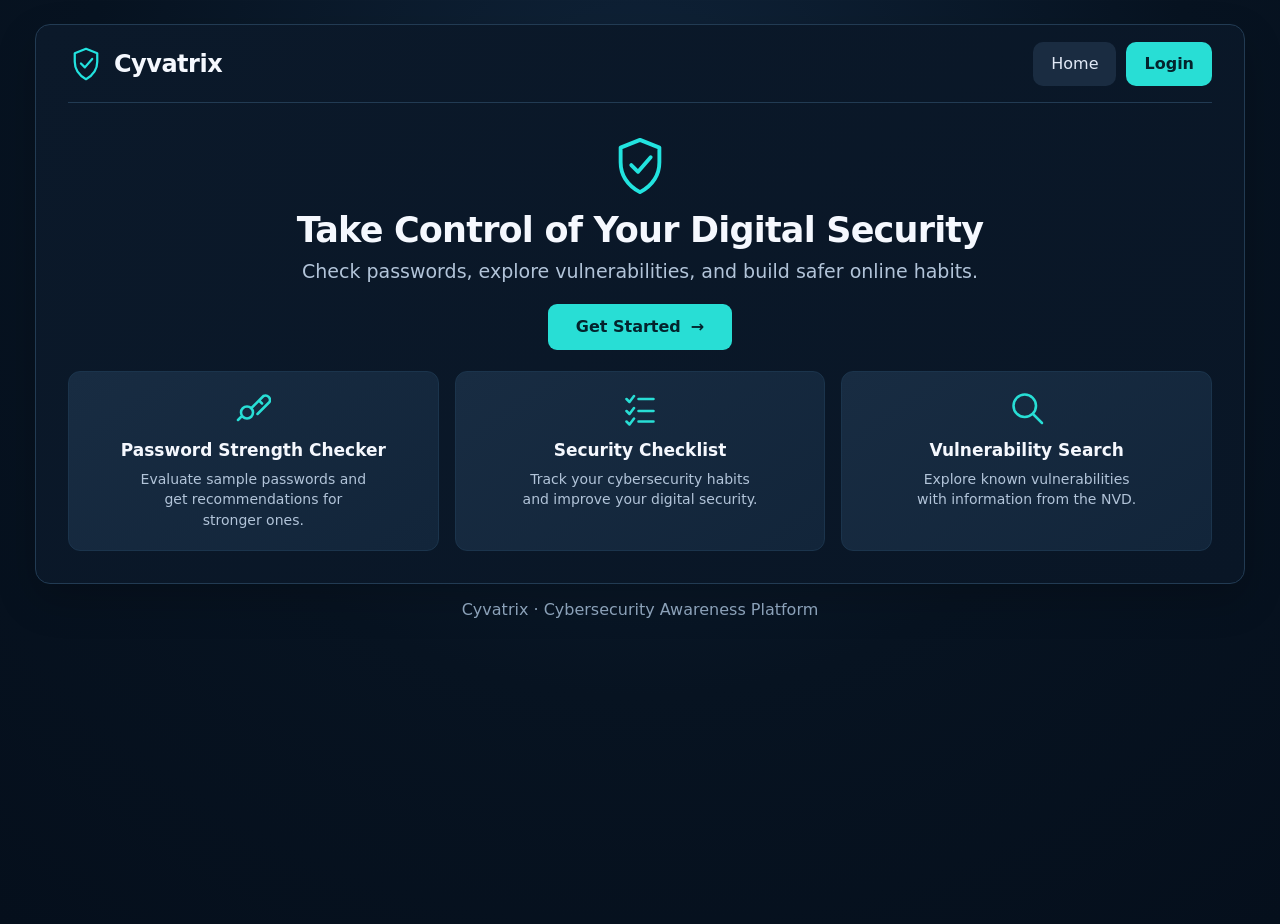
<file: index.html>
<!doctype html>
<html lang="en">
<head>
  <meta charset="utf-8">
  <meta name="viewport" content="width=device-width, initial-scale=1">
  <meta name="description" content="Cyvatrix helps you build safer digital habits with cybersecurity awareness tools.">
  <title>Cyvatrix | Home</title>
  <link rel="icon" href="assets/logo.svg" type="image/svg+xml">
  <link rel="stylesheet" href="css/style.css">
  <script src="js/script.js" defer></script>
</head>
<body>
  <div class="site-shell">
    <header class="site-header">
      <a class="brand" href="index.html" aria-label="Cyvatrix home"><img src="assets/logo.svg" alt="" width="36" height="36"><span>Cyvatrix</span></a>
      <nav class="nav" aria-label="Main navigation">
        <a class="nav-link active" aria-current="page" href="index.html">Home</a>
        <a class="nav-link primary" href="login.html">Login</a>
      </nav>
    </header>

    <main>
      <section class="hero" aria-labelledby="hero-title">
        <img class="hero-logo" src="assets/logo.svg" alt="" width="62" height="62">
        <h1 id="hero-title">Take Control of Your Digital Security</h1>
        <p>Check passwords, explore vulnerabilities, and build safer online habits.</p>
        <a class="btn btn-primary hero-cta" href="register.html">Get Started <span aria-hidden="true">→</span></a>
      </section>

      <section class="feature-grid" aria-label="Our cybersecurity tools">
        <article class="feature-card">
          <svg class="feature-icon" viewBox="0 0 24 24" aria-hidden="true"><circle cx="8" cy="15" r="4"/><path d="m11 12 8-8a3 3 0 0 1 4 4l-8 8M16 7l2 2M4 18l-2 2"/></svg>
          <h2>Password Strength Checker</h2>
          <p>Evaluate sample passwords and get recommendations for stronger ones.</p>
        </article>
        <article class="feature-card">
          <svg class="feature-icon" viewBox="0 0 24 24" aria-hidden="true"><path d="m3 6 2 2 3-4M11 6h10M3 14l2 2 3-4M11 14h10M3 21l2 2 3-4M11 21h10"/></svg>
          <h2>Security Checklist</h2>
          <p>Track your cybersecurity habits and improve your digital security.</p>
        </article>
        <article class="feature-card">
          <svg class="feature-icon" viewBox="0 0 24 24" aria-hidden="true"><circle cx="10.5" cy="10.5" r="7.5"/><path d="m16 16 6 6"/></svg>
          <h2>Vulnerability Search</h2>
          <p>Explore known vulnerabilities with information from the NVD.</p>
        </article>
      </section>
    </main>
  </div>
  <footer class="page-footer">Cyvatrix · Cybersecurity Awareness Platform</footer>
</body>
</html>
</file>
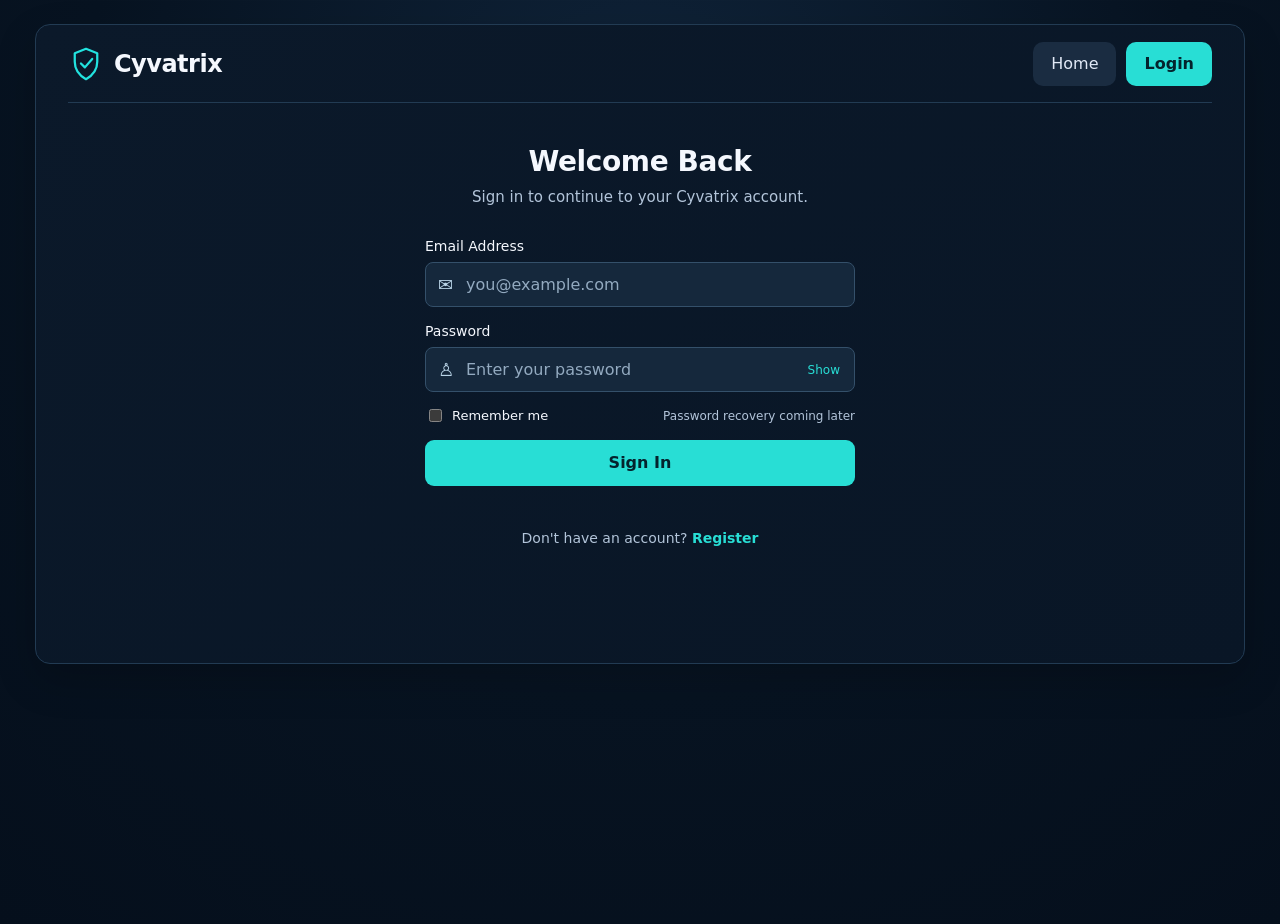
<file: login.html>
<!doctype html>
<html lang="en">
<head>
  <meta charset="utf-8">
  <meta name="viewport" content="width=device-width, initial-scale=1">
  <title>Cyvatrix | Login</title>
  <link rel="icon" href="assets/logo.svg" type="image/svg+xml">
  <link rel="stylesheet" href="css/style.css">
  <script src="js/script.js" defer></script>
  <script src="js/login.js" defer></script>
</head>
<body>
  <div class="site-shell auth-shell">
    <header class="site-header">
      <a class="brand" href="index.html" aria-label="Cyvatrix home"><img src="assets/logo.svg" alt="" width="36" height="36"><span>Cyvatrix</span></a>
      <nav class="nav" aria-label="Main navigation">
        <a class="nav-link" href="index.html">Home</a>
        <a class="nav-link primary active-primary" aria-current="page" href="login.html">Login</a>
      </nav>
    </header>
    <main class="auth-main">
      <section class="auth-panel" aria-labelledby="login-title">
        <h1 id="login-title">Welcome Back</h1>
        <p class="subtitle">Sign in to continue to your Cyvatrix account.</p>
        <form id="login-form" class="auth-form">
          <div class="field">
            <label for="email">Email Address</label>
            <div class="input-wrap"><span class="input-icon" aria-hidden="true">✉</span><input id="email" name="email" type="email" placeholder="you@example.com" autocomplete="email" required></div>
          </div>
          <div class="field">
            <label for="password">Password</label>
            <div class="input-wrap"><span class="input-icon" aria-hidden="true">♙</span><input id="password" name="password" type="password" placeholder="Enter your password" autocomplete="current-password" required><button class="reveal-button" type="button" data-toggle-password="password" aria-label="Show password" aria-pressed="false">Show</button></div>
          </div>
          <div class="form-row"><label class="check-label"><input type="checkbox" name="remember"> Remember me</label><span class="muted small">Password recovery coming later</span></div>
          <button class="btn btn-primary btn-full" type="submit">Sign In</button>
          <p class="form-message" role="status" aria-live="polite"></p>
        </form>
        <p class="form-switch">Don't have an account? <a href="register.html">Register</a></p>
      </section>
    </main>
  </div>
</body>
</html>
</file>
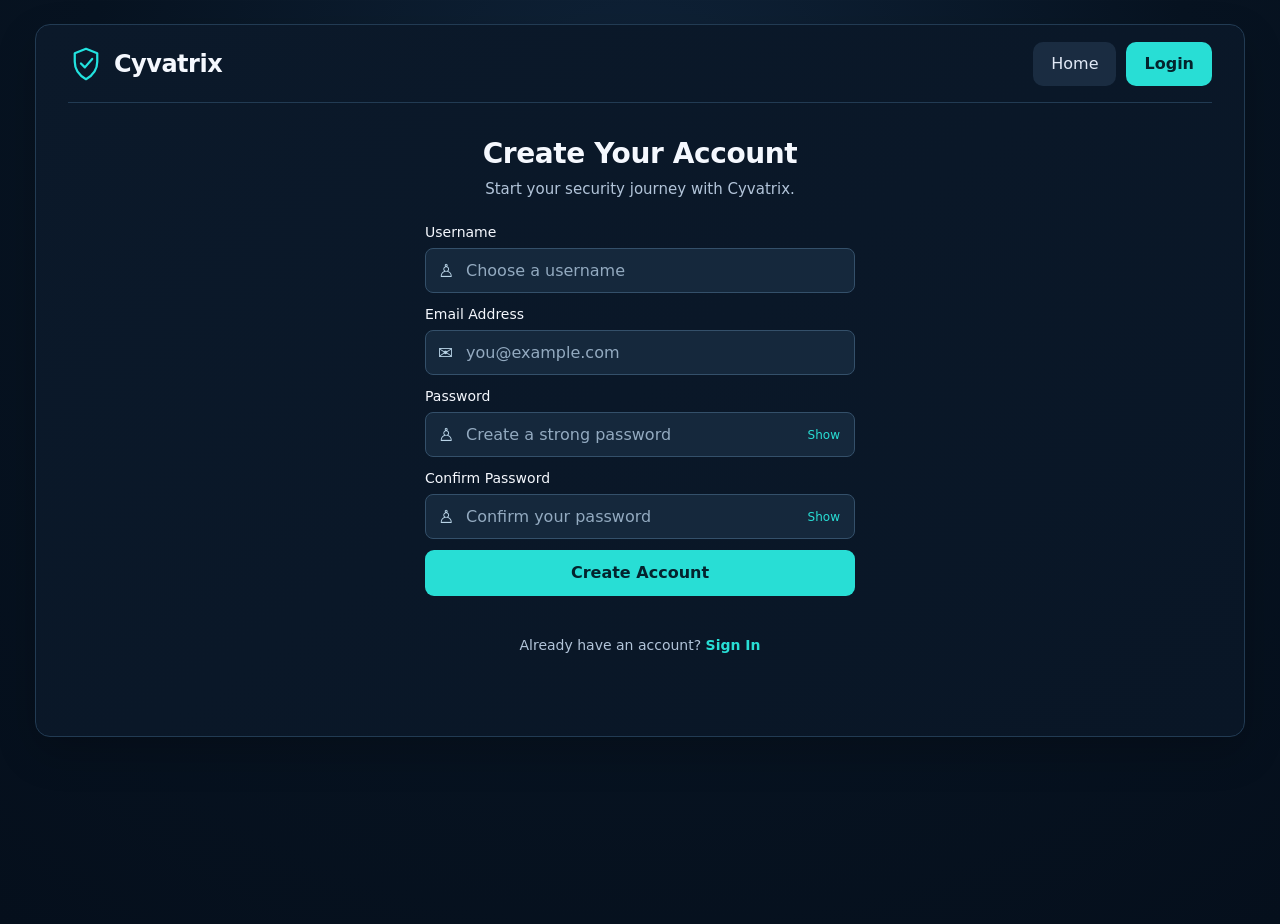
<file: register.html>
<!doctype html>
<html lang="en">
<head>
  <meta charset="utf-8">
  <meta name="viewport" content="width=device-width, initial-scale=1">
  <title>Cyvatrix | Register</title>
  <link rel="icon" href="assets/logo.svg" type="image/svg+xml">
  <link rel="stylesheet" href="css/style.css">
  <script src="js/script.js" defer></script>
  <script src="js/register.js" defer></script>
</head>
<body>
  <div class="site-shell auth-shell">
    <header class="site-header">
      <a class="brand" href="index.html" aria-label="Cyvatrix home"><img src="assets/logo.svg" alt="" width="36" height="36"><span>Cyvatrix</span></a>
      <nav class="nav" aria-label="Main navigation">
        <a class="nav-link" href="index.html">Home</a>
        <a class="nav-link primary" href="login.html">Login</a>
      </nav>
    </header>
    <main class="auth-main register-main">
      <section class="auth-panel" aria-labelledby="register-title">
        <h1 id="register-title">Create Your Account</h1>
        <p class="subtitle">Start your security journey with Cyvatrix.</p>
        <form id="register-form" class="auth-form">
          <div class="field"><label for="username">Username</label><div class="input-wrap"><span class="input-icon" aria-hidden="true">♙</span><input id="username" name="username" type="text" placeholder="Choose a username" autocomplete="username" minlength="3" maxlength="30" required></div></div>
          <div class="field"><label for="email">Email Address</label><div class="input-wrap"><span class="input-icon" aria-hidden="true">✉</span><input id="email" name="email" type="email" placeholder="you@example.com" autocomplete="email" required></div></div>
          <div class="field"><label for="password">Password</label><div class="input-wrap"><span class="input-icon" aria-hidden="true">♙</span><input id="password" name="password" type="password" placeholder="Create a strong password" autocomplete="new-password" minlength="8" required><button class="reveal-button" type="button" data-toggle-password="password" aria-label="Show password" aria-pressed="false">Show</button></div></div>
          <div class="field"><label for="confirm-password">Confirm Password</label><div class="input-wrap"><span class="input-icon" aria-hidden="true">♙</span><input id="confirm-password" name="confirm-password" type="password" placeholder="Confirm your password" autocomplete="new-password" minlength="8" required><button class="reveal-button" type="button" data-toggle-password="confirm-password" aria-label="Show password confirmation" aria-pressed="false">Show</button></div></div>
          <button class="btn btn-primary btn-full" type="submit">Create Account</button>
          <p class="form-message" role="status" aria-live="polite"></p>
        </form>
        <p class="form-switch">Already have an account? <a href="login.html">Sign In</a></p>
      </section>
    </main>
  </div>
</body>
</html>
</file>
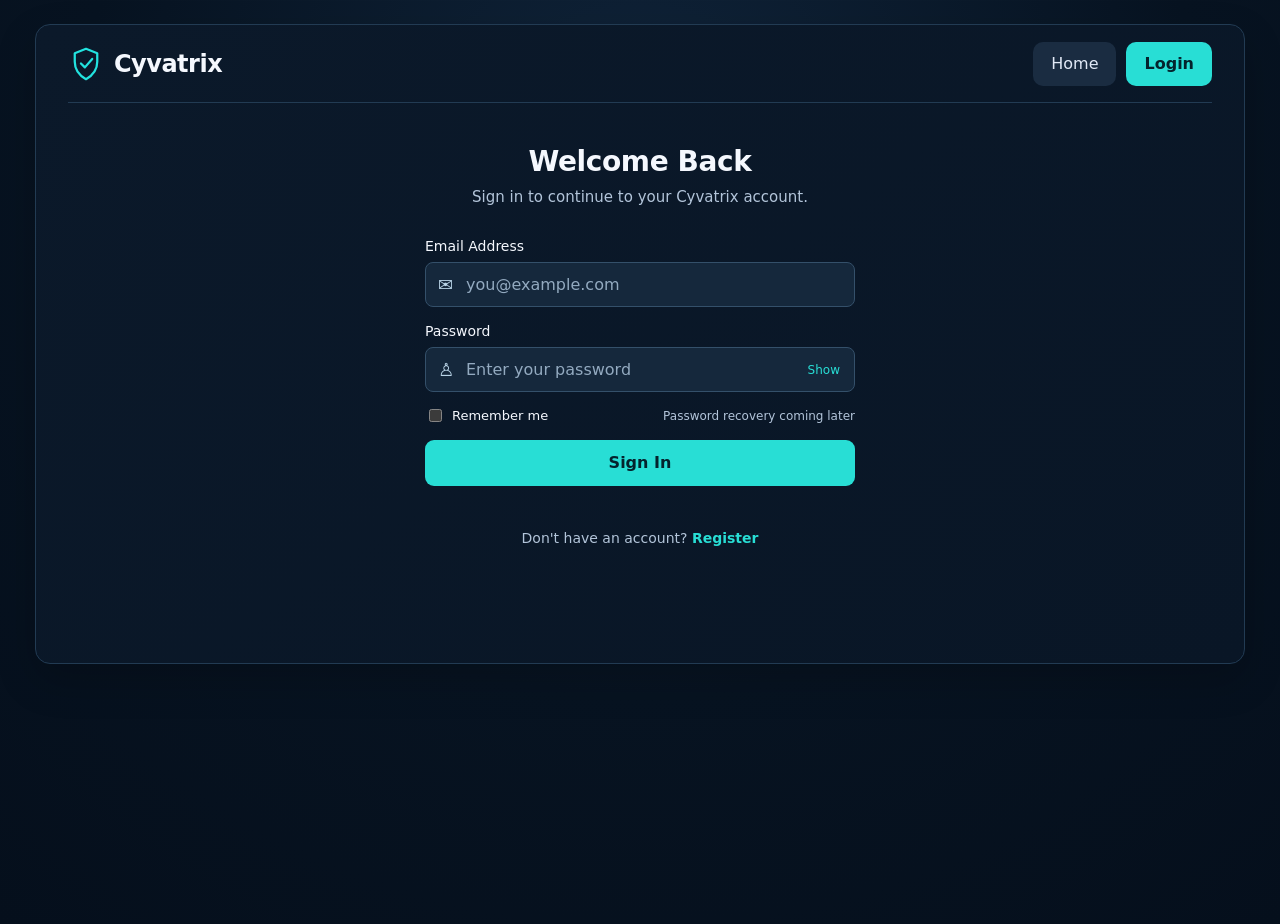
<file: Cyvatrix/login.html>
<!doctype html>
<html lang="en">
<head>
  <meta charset="utf-8">
  <meta name="viewport" content="width=device-width, initial-scale=1">
  <title>Cyvatrix | Login</title>
  <link rel="icon" href="assets/logo.svg" type="image/svg+xml">
  <link rel="stylesheet" href="css/style.css">
  <script src="js/script.js" defer></script>
</head>
<body>
  <div class="site-shell auth-shell">
    <header class="site-header">
      <a class="brand" href="index.html" aria-label="Cyvatrix home"><img src="assets/logo.svg" alt="" width="36" height="36"><span>Cyvatrix</span></a>
      <nav class="nav" aria-label="Main navigation">
        <a class="nav-link" href="index.html">Home</a>
        <a class="nav-link primary active-primary" aria-current="page" href="login.html">Login</a>
      </nav>
    </header>
    <main class="auth-main">
      <section class="auth-panel" aria-labelledby="login-title">
        <h1 id="login-title">Welcome Back</h1>
        <p class="subtitle">Sign in to continue to your Cyvatrix account.</p>
        <form data-demo-form="login" class="auth-form">
          <div class="field">
            <label for="email">Email Address</label>
            <div class="input-wrap"><span class="input-icon" aria-hidden="true">✉</span><input id="email" name="email" type="email" placeholder="you@example.com" autocomplete="email" required></div>
          </div>
          <div class="field">
            <label for="password">Password</label>
            <div class="input-wrap"><span class="input-icon" aria-hidden="true">♙</span><input id="password" name="password" type="password" placeholder="Enter your password" autocomplete="current-password" required><button class="reveal-button" type="button" data-toggle-password="password" aria-label="Show password" aria-pressed="false">Show</button></div>
          </div>
          <div class="form-row"><label class="check-label"><input type="checkbox" name="remember"> Remember me</label><span class="muted small">Password recovery coming later</span></div>
          <button class="btn btn-primary btn-full" type="submit">Sign In</button>
          <p class="form-message" role="status" aria-live="polite"></p>
        </form>
        <p class="form-switch">Don't have an account? <a href="register.html">Register</a></p>
      </section>
    </main>
  </div>
</body>
</html>
</file>
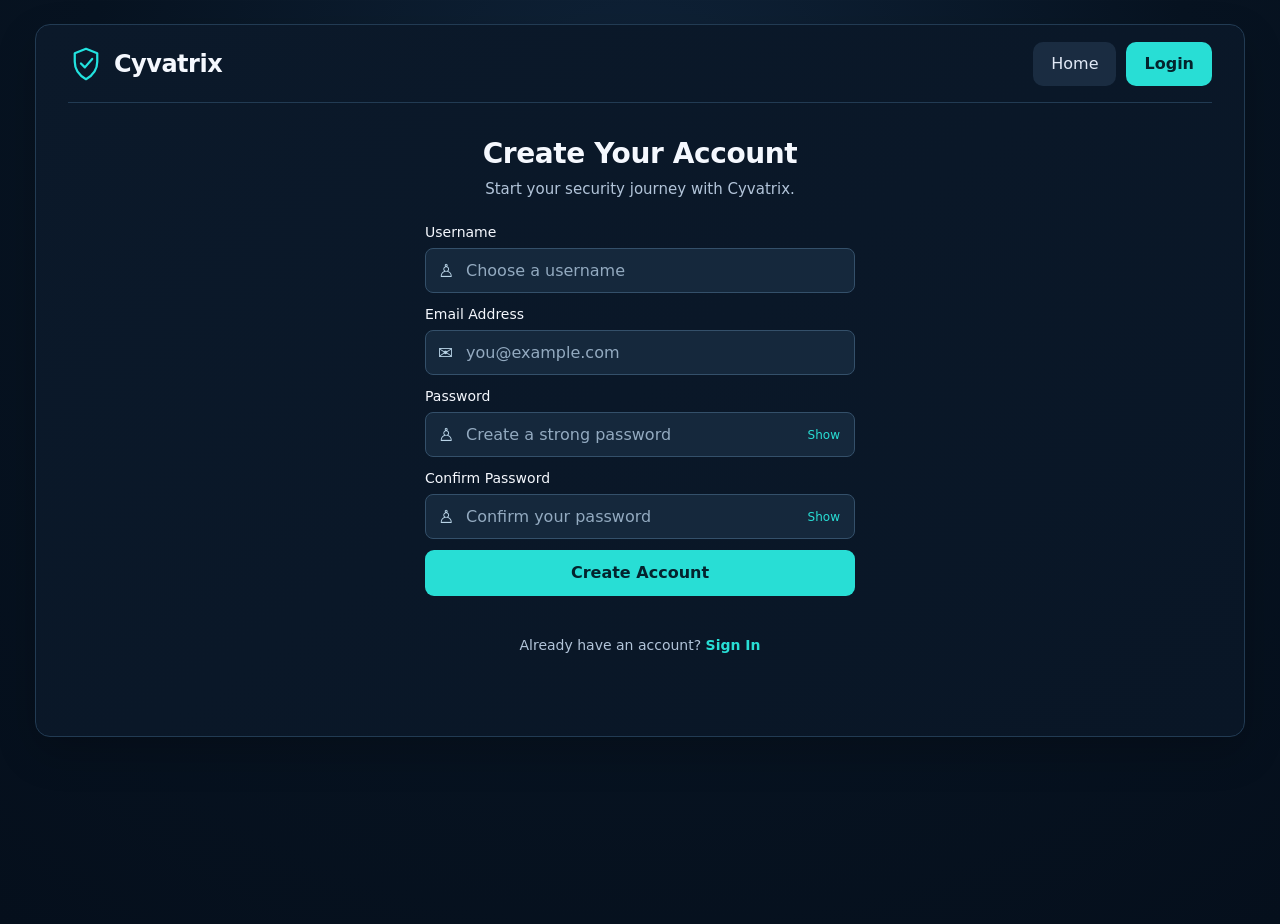
<file: Cyvatrix/register.html>
<!doctype html>
<html lang="en">
<head>
  <meta charset="utf-8">
  <meta name="viewport" content="width=device-width, initial-scale=1">
  <title>Cyvatrix | Register</title>
  <link rel="icon" href="assets/logo.svg" type="image/svg+xml">
  <link rel="stylesheet" href="css/style.css">
  <script src="js/script.js" defer></script>
</head>
<body>
  <div class="site-shell auth-shell">
    <header class="site-header">
      <a class="brand" href="index.html" aria-label="Cyvatrix home"><img src="assets/logo.svg" alt="" width="36" height="36"><span>Cyvatrix</span></a>
      <nav class="nav" aria-label="Main navigation">
        <a class="nav-link" href="index.html">Home</a>
        <a class="nav-link primary" href="login.html">Login</a>
      </nav>
    </header>
    <main class="auth-main register-main">
      <section class="auth-panel" aria-labelledby="register-title">
        <h1 id="register-title">Create Your Account</h1>
        <p class="subtitle">Start your security journey with Cyvatrix.</p>
        <form data-demo-form="register" class="auth-form">
          <div class="field"><label for="username">Username</label><div class="input-wrap"><span class="input-icon" aria-hidden="true">♙</span><input id="username" name="username" type="text" placeholder="Choose a username" autocomplete="username" minlength="3" maxlength="30" required></div></div>
          <div class="field"><label for="email">Email Address</label><div class="input-wrap"><span class="input-icon" aria-hidden="true">✉</span><input id="email" name="email" type="email" placeholder="you@example.com" autocomplete="email" required></div></div>
          <div class="field"><label for="password">Password</label><div class="input-wrap"><span class="input-icon" aria-hidden="true">♙</span><input id="password" name="password" type="password" placeholder="Create a strong password" autocomplete="new-password" minlength="8" required><button class="reveal-button" type="button" data-toggle-password="password" aria-label="Show password" aria-pressed="false">Show</button></div></div>
          <div class="field"><label for="confirm-password">Confirm Password</label><div class="input-wrap"><span class="input-icon" aria-hidden="true">♙</span><input id="confirm-password" name="confirm-password" type="password" placeholder="Confirm your password" autocomplete="new-password" minlength="8" required><button class="reveal-button" type="button" data-toggle-password="confirm-password" aria-label="Show password confirmation" aria-pressed="false">Show</button></div></div>
          <button class="btn btn-primary btn-full" type="submit">Create Account</button>
          <p class="form-message" role="status" aria-live="polite"></p>
        </form>
        <p class="form-switch">Already have an account? <a href="login.html">Sign In</a></p>
      </section>
    </main>
  </div>
</body>
</html>
</file>
<file: css/style.css>
:root{color-scheme:dark;--bg:#071321;--panel:#0c1a2b;--card:#15283c;--border:#223b53;--text:#f5f8fe;--muted:#b2c4d9;--accent:#28ded5;--accent-hover:#5ef5ee;--ink:#04232d}
*{box-sizing:border-box}html{min-height:100%}body{margin:0;min-height:100vh;background:radial-gradient(circle at 50% 15%,#10243a 0%,#071321 55%,#050f1c 100%);color:var(--text);font:16px/1.5 system-ui,-apple-system,BlinkMacSystemFont,"Segoe UI",sans-serif}a{color:inherit;text-decoration:none}button,input{font:inherit}button,a,input{outline-offset:4px}:focus-visible{outline:2px solid var(--accent)}.site-shell{width:min(1210px,calc(100% - 44px));margin:24px auto 0;padding:0 32px 32px;background:linear-gradient(145deg,#0b192a,#091626);border:1px solid var(--border);border-radius:15px;box-shadow:0 16px 40px #0003}.site-header{height:78px;border-bottom:1px solid var(--border);display:flex;align-items:center;justify-content:space-between;gap:16px}.brand{display:inline-flex;align-items:center;gap:10px;font-size:24px;font-weight:750;letter-spacing:-.5px}.brand img{display:block}.nav{display:flex;gap:10px}.nav-link{padding:10px 18px;border-radius:10px;color:#e1e9f6;background:#1a2c41}.nav-link:hover{background:#29435d}.nav-link.primary,.btn-primary{background:var(--accent);color:var(--ink);font-weight:700}.nav-link.primary:hover,.btn-primary:hover{background:var(--accent-hover)}.hero{text-align:center;padding:32px 8px 21px}.hero-logo{display:block;margin:0 auto 8px}.hero h1{font-size:clamp(24px,3vw,35px);line-height:1.2;letter-spacing:-.8px;margin:12px 0 6px}.hero p,.subtitle{color:var(--muted);margin:0}.hero p{font-size:clamp(15px,1.6vw,19px)}.btn{display:inline-flex;justify-content:center;align-items:center;gap:10px;min-height:46px;padding:10px 28px;border-radius:9px;border:0;cursor:pointer}.hero-cta{margin-top:18px}.feature-grid{display:grid;grid-template-columns:repeat(3,minmax(0,1fr));gap:16px;margin-top:0}.feature-card{background:linear-gradient(145deg,#182c42,#12253a);border:1px solid #1b344c;border-radius:12px;min-height:175px;text-align:center;padding:18px 18px 20px}.feature-icon{display:block;width:36px;height:36px;margin:0 auto 12px;stroke:var(--accent);stroke-width:1.7;fill:none;stroke-linecap:round;stroke-linejoin:round}.feature-card h2{font-size:17px;margin:0 0 6px}.feature-card p{color:var(--muted);font-size:14px;line-height:1.45;max-width:240px;margin:0 auto}.page-footer{text-align:center;color:#8ba1b8;padding:14px}.auth-shell{min-height:640px}.auth-main{display:flex;align-items:flex-start;justify-content:center;padding:42px 16px 48px}.auth-panel{width:min(100%,430px)}.auth-panel h1{font-size:28px;line-height:1.2;text-align:center;letter-spacing:-.4px;margin:0 0 7px}.subtitle{text-align:center;font-size:15px;margin-bottom:28px}.auth-form{display:flex;flex-direction:column;gap:14px}.field label{display:block;font-size:14px;margin-bottom:5px}.input-wrap{position:relative;display:flex;align-items:center}.input-wrap input{width:100%;height:45px;border-radius:8px;border:1px solid #34506a;background:var(--card);color:var(--text);padding:0 68px 0 40px;min-width:0}.input-wrap input::placeholder{color:#93aac0}.input-icon{position:absolute;left:13px;pointer-events:none;color:#b9d4e7;font-size:18px}.reveal-button{position:absolute;right:7px;padding:4px 8px;border:0;background:transparent;color:var(--accent);font-size:12px;cursor:pointer}.form-row{display:flex;justify-content:space-between;align-items:center;gap:12px;flex-wrap:wrap;font-size:13px}.check-label{display:flex;align-items:center;gap:7px}.check-label input{accent-color:var(--accent)}.muted{color:var(--muted)}.small{font-size:12px}.btn-full{width:100%}.form-message{min-height:22px;color:var(--accent);font-size:13px;text-align:center;margin:0}.form-message.error{color:#ff9ca5}.form-switch{text-align:center;color:var(--muted);font-size:14px;margin:6px 0 0}.form-switch a{color:var(--accent);font-weight:650}.register-main{padding-top:34px}.register-main .subtitle{margin-bottom:22px}.register-main .auth-form{gap:11px}@media(max-width:720px){.site-shell{width:calc(100% - 20px);margin-top:10px;padding:0 16px 20px}.brand{font-size:20px}.brand img{width:30px}.site-header{height:69px}.nav{gap:6px}.nav-link{padding:8px 12px;font-size:14px}.hero{padding:28px 0 26px}.feature-grid{grid-template-columns:1fr}.feature-card{min-height:0;padding:22px}.auth-main{padding:36px 0}.auth-shell{min-height:calc(100vh - 20px)}.form-row .small{max-width:190px;text-align:right}}@media(prefers-reduced-motion:no-preference){.btn,.nav-link{transition:background-color .15s ease}}
</file>
<file: Cyvatrix/css/style.css>
:root{color-scheme:dark;--bg:#071321;--panel:#0c1a2b;--card:#15283c;--border:#223b53;--text:#f5f8fe;--muted:#b2c4d9;--accent:#28ded5;--accent-hover:#5ef5ee;--ink:#04232d}
*{box-sizing:border-box}html{min-height:100%}body{margin:0;min-height:100vh;background:radial-gradient(circle at 50% 15%,#10243a 0%,#071321 55%,#050f1c 100%);color:var(--text);font:16px/1.5 system-ui,-apple-system,BlinkMacSystemFont,"Segoe UI",sans-serif}a{color:inherit;text-decoration:none}button,input{font:inherit}button,a,input{outline-offset:4px}:focus-visible{outline:2px solid var(--accent)}.site-shell{width:min(1210px,calc(100% - 44px));margin:24px auto 0;padding:0 32px 32px;background:linear-gradient(145deg,#0b192a,#091626);border:1px solid var(--border);border-radius:15px;box-shadow:0 16px 40px #0003}.site-header{height:78px;border-bottom:1px solid var(--border);display:flex;align-items:center;justify-content:space-between;gap:16px}.brand{display:inline-flex;align-items:center;gap:10px;font-size:24px;font-weight:750;letter-spacing:-.5px}.brand img{display:block}.nav{display:flex;gap:10px}.nav-link{padding:10px 18px;border-radius:10px;color:#e1e9f6;background:#1a2c41}.nav-link:hover{background:#29435d}.nav-link.primary,.btn-primary{background:var(--accent);color:var(--ink);font-weight:700}.nav-link.primary:hover,.btn-primary:hover{background:var(--accent-hover)}.hero{text-align:center;padding:32px 8px 21px}.hero-logo{display:block;margin:0 auto 8px}.hero h1{font-size:clamp(24px,3vw,35px);line-height:1.2;letter-spacing:-.8px;margin:12px 0 6px}.hero p,.subtitle{color:var(--muted);margin:0}.hero p{font-size:clamp(15px,1.6vw,19px)}.btn{display:inline-flex;justify-content:center;align-items:center;gap:10px;min-height:46px;padding:10px 28px;border-radius:9px;border:0;cursor:pointer}.hero-cta{margin-top:18px}.feature-grid{display:grid;grid-template-columns:repeat(3,minmax(0,1fr));gap:16px;margin-top:0}.feature-card{background:linear-gradient(145deg,#182c42,#12253a);border:1px solid #1b344c;border-radius:12px;min-height:175px;text-align:center;padding:18px 18px 20px}.feature-icon{display:block;width:36px;height:36px;margin:0 auto 12px;stroke:var(--accent);stroke-width:1.7;fill:none;stroke-linecap:round;stroke-linejoin:round}.feature-card h2{font-size:17px;margin:0 0 6px}.feature-card p{color:var(--muted);font-size:14px;line-height:1.45;max-width:240px;margin:0 auto}.page-footer{text-align:center;color:#8ba1b8;padding:14px}.auth-shell{min-height:640px}.auth-main{display:flex;align-items:flex-start;justify-content:center;padding:42px 16px 48px}.auth-panel{width:min(100%,430px)}.auth-panel h1{font-size:28px;line-height:1.2;text-align:center;letter-spacing:-.4px;margin:0 0 7px}.subtitle{text-align:center;font-size:15px;margin-bottom:28px}.auth-form{display:flex;flex-direction:column;gap:14px}.field label{display:block;font-size:14px;margin-bottom:5px}.input-wrap{position:relative;display:flex;align-items:center}.input-wrap input{width:100%;height:45px;border-radius:8px;border:1px solid #34506a;background:var(--card);color:var(--text);padding:0 68px 0 40px;min-width:0}.input-wrap input::placeholder{color:#93aac0}.input-icon{position:absolute;left:13px;pointer-events:none;color:#b9d4e7;font-size:18px}.reveal-button{position:absolute;right:7px;padding:4px 8px;border:0;background:transparent;color:var(--accent);font-size:12px;cursor:pointer}.form-row{display:flex;justify-content:space-between;align-items:center;gap:12px;flex-wrap:wrap;font-size:13px}.check-label{display:flex;align-items:center;gap:7px}.check-label input{accent-color:var(--accent)}.muted{color:var(--muted)}.small{font-size:12px}.btn-full{width:100%}.form-message{min-height:22px;color:var(--accent);font-size:13px;text-align:center;margin:0}.form-message.error{color:#ff9ca5}.form-switch{text-align:center;color:var(--muted);font-size:14px;margin:6px 0 0}.form-switch a{color:var(--accent);font-weight:650}.register-main{padding-top:34px}.register-main .subtitle{margin-bottom:22px}.register-main .auth-form{gap:11px}@media(max-width:720px){.site-shell{width:calc(100% - 20px);margin-top:10px;padding:0 16px 20px}.brand{font-size:20px}.brand img{width:30px}.site-header{height:69px}.nav{gap:6px}.nav-link{padding:8px 12px;font-size:14px}.hero{padding:28px 0 26px}.feature-grid{grid-template-columns:1fr}.feature-card{min-height:0;padding:22px}.auth-main{padding:36px 0}.auth-shell{min-height:calc(100vh - 20px)}.form-row .small{max-width:190px;text-align:right}}@media(prefers-reduced-motion:no-preference){.btn,.nav-link{transition:background-color .15s ease}}
</file>
